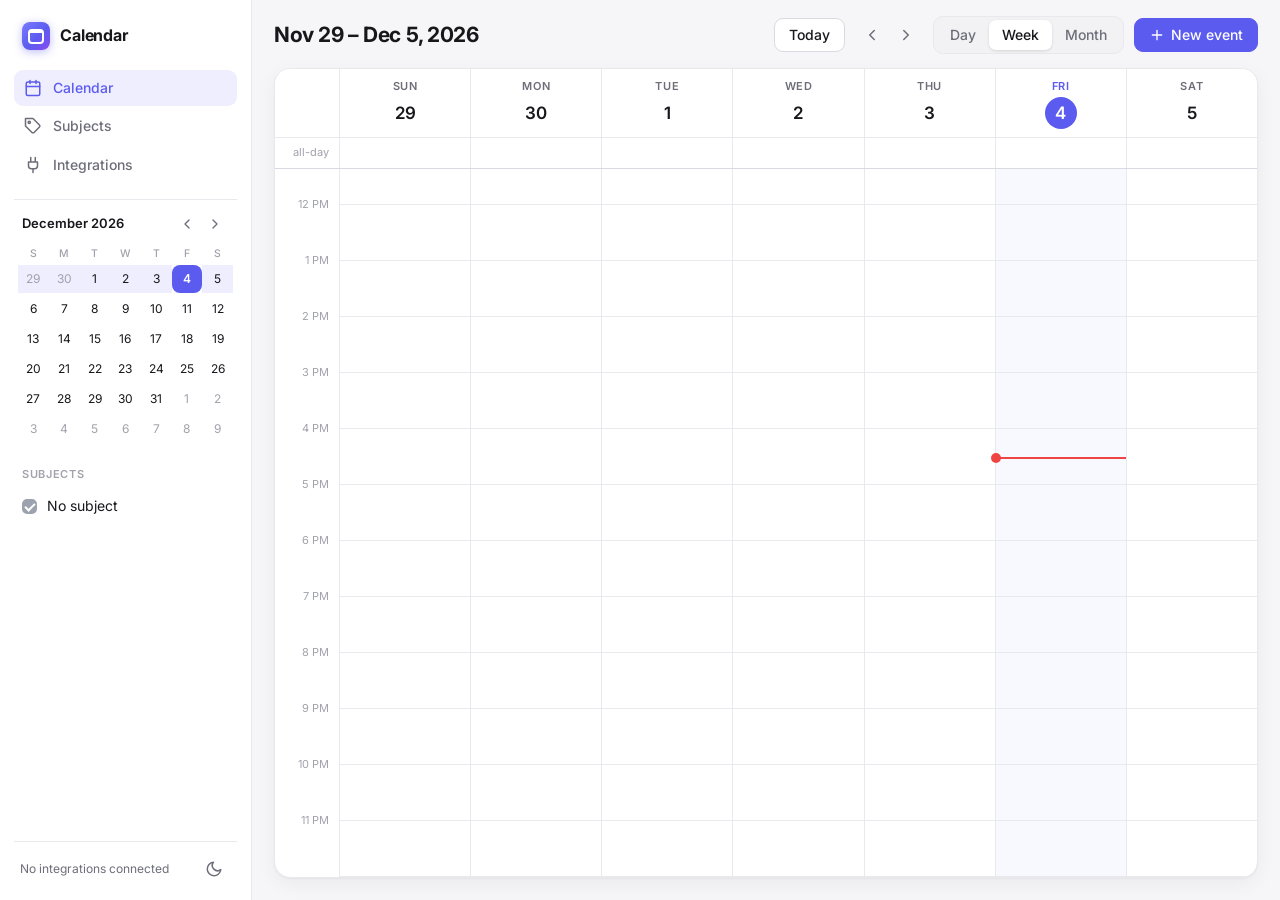
<file: index.html>
<!DOCTYPE html>
<html lang="en">
<head>
<meta charset="UTF-8">
<meta name="viewport" content="width=device-width, initial-scale=1">
<title>Personal Calendar</title>
<link rel="icon" href="data:image/svg+xml,%3Csvg xmlns='http://www.w3.org/2000/svg' viewBox='0 0 32 32'%3E%3Crect width='32' height='32' rx='8' fill='%235b5bf0'/%3E%3Crect x='7' y='9' width='18' height='16' rx='3' fill='none' stroke='white' stroke-width='2'/%3E%3Cpath d='M7 14h18M12 6v5M20 6v5' stroke='white' stroke-width='2' stroke-linecap='round'/%3E%3C/svg%3E">
<link rel="manifest" href="manifest.webmanifest">
<meta name="theme-color" content="#5b5bf0">
<link rel="preconnect" href="https://fonts.googleapis.com">
<link rel="preconnect" href="https://fonts.gstatic.com" crossorigin>
<link href="https://fonts.googleapis.com/css2?family=Inter:wght@400;500;600;700&display=swap" rel="stylesheet">
<link rel="stylesheet" href="style.css">
<script>
  // Apply the saved theme before first paint to avoid a flash.
  try {
    const t = JSON.parse(localStorage.getItem('pc.v2') || '{}').settings?.theme;
    document.documentElement.dataset.theme = t || (matchMedia('(prefers-color-scheme: dark)').matches ? 'dark' : 'light');
  } catch { /* ignore */ }
</script>
</head>
<body>
<div class="shell">
  <aside class="sidebar" id="sidebar">
    <div class="brand"><span class="logo"></span><span>Calendar</span></div>
    <nav class="nav">
      <button class="nav-btn" data-tab="calendar" data-icon="calendar"><span>Calendar</span></button>
      <button class="nav-btn" data-tab="subjects" data-icon="tag"><span>Subjects</span></button>
      <button class="nav-btn" data-tab="integrations" data-icon="plug"><span>Integrations</span></button>
    </nav>
    <div id="side-extra" class="side-extra"></div>
    <div class="side-foot">
      <div id="sync-status" class="sync-status"></div>
      <button id="theme-btn" class="icon-btn" aria-label="Toggle theme"></button>
    </div>
  </aside>
  <main class="main">
    <section id="tab-calendar" class="tab"></section>
    <section id="tab-subjects" class="tab"></section>
    <section id="tab-integrations" class="tab"></section>
  </main>
</div>
<div id="modal-root"></div>
<div id="toast" class="toast-wrap"></div>
<script src="integrations.js"></script>
<script src="script.js"></script>
</body>
</html>
</file>
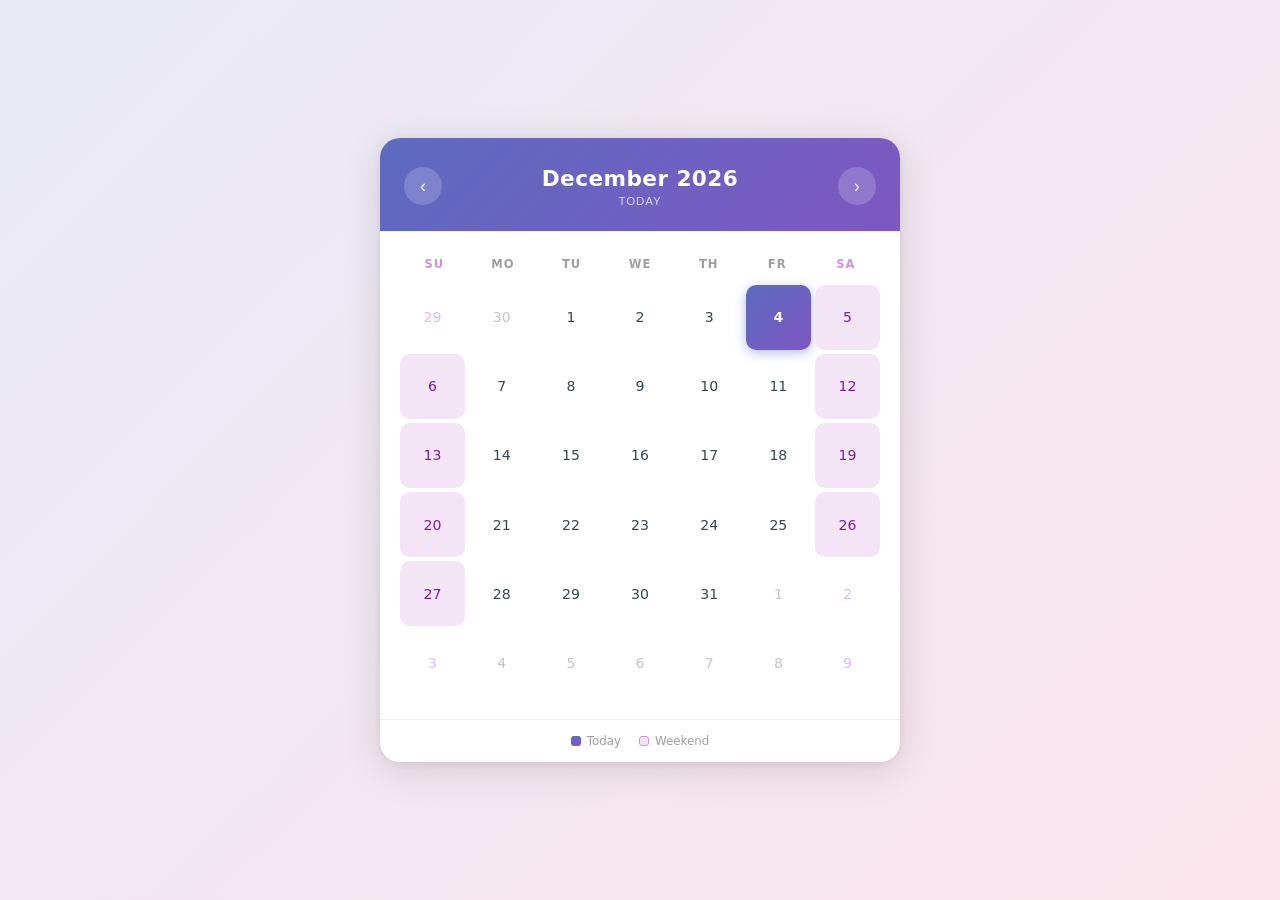
<file: calendar.html>
<!DOCTYPE html>
<html lang="en">
<head>
  <meta charset="UTF-8" />
  <meta name="viewport" content="width=device-width, initial-scale=1.0" />
  <title>Calendar</title>
  <style>
    *, *::before, *::after {
      box-sizing: border-box;
      margin: 0;
      padding: 0;
    }

    body {
      min-height: 100vh;
      display: flex;
      align-items: center;
      justify-content: center;
      background: linear-gradient(135deg, #e8eaf6 0%, #fce4ec 100%);
      font-family: 'Segoe UI', system-ui, -apple-system, sans-serif;
      padding: 24px;
    }

    .calendar {
      background: #ffffff;
      border-radius: 20px;
      box-shadow: 0 8px 40px rgba(0, 0, 0, 0.12), 0 2px 8px rgba(0, 0, 0, 0.06);
      width: 100%;
      max-width: 520px;
      overflow: hidden;
    }

    /* ── Header ── */
    .cal-header {
      background: linear-gradient(135deg, #5c6bc0 0%, #7e57c2 100%);
      color: #fff;
      padding: 28px 24px 24px;
      display: flex;
      align-items: center;
      justify-content: space-between;
      gap: 12px;
    }

    .cal-header h2 {
      font-size: 1.35rem;
      font-weight: 600;
      letter-spacing: 0.02em;
      flex: 1;
      text-align: center;
    }

    .nav-btn {
      background: rgba(255, 255, 255, 0.18);
      border: none;
      color: #fff;
      width: 38px;
      height: 38px;
      border-radius: 50%;
      cursor: pointer;
      font-size: 1.1rem;
      display: flex;
      align-items: center;
      justify-content: center;
      transition: background 0.2s, transform 0.1s;
      flex-shrink: 0;
    }

    .nav-btn:hover {
      background: rgba(255, 255, 255, 0.32);
    }

    .nav-btn:active {
      transform: scale(0.92);
    }

    /* ── Today shortcut ── */
    .today-btn {
      display: block;
      width: 100%;
      padding: 0;
      border: none;
      background: none;
      cursor: pointer;
    }

    .today-label {
      display: block;
      text-align: center;
      font-size: 0.72rem;
      font-weight: 500;
      letter-spacing: 0.08em;
      text-transform: uppercase;
      color: rgba(255,255,255,0.75);
      margin-top: 4px;
      transition: color 0.2s;
    }

    .today-label:hover { color: #fff; }

    /* ── Grid body ── */
    .cal-body {
      padding: 20px 20px 24px;
    }

    .weekdays {
      display: grid;
      grid-template-columns: repeat(7, 1fr);
      margin-bottom: 8px;
    }

    .weekday {
      text-align: center;
      font-size: 0.72rem;
      font-weight: 700;
      letter-spacing: 0.08em;
      text-transform: uppercase;
      color: #9e9e9e;
      padding: 6px 0;
    }

    .weekday.weekend-label {
      color: #ce93d8;
    }

    .days-grid {
      display: grid;
      grid-template-columns: repeat(7, 1fr);
      gap: 4px;
    }

    .day-cell {
      aspect-ratio: 1;
      display: flex;
      align-items: center;
      justify-content: center;
      border-radius: 10px;
      font-size: 0.88rem;
      font-weight: 500;
      color: #37474f;
      cursor: default;
      transition: background 0.15s, color 0.15s;
      position: relative;
    }

    .day-cell.weekend {
      background: #f3e5f5;
      color: #7b1fa2;
    }

    .day-cell.other-month {
      color: #c5c5c5;
      background: transparent;
    }

    .day-cell.other-month.weekend {
      background: transparent;
      color: #ddbcea;
    }

    .day-cell:not(.other-month):hover {
      background: #ede7f6;
      color: #5c6bc0;
    }

    .day-cell.weekend:not(.other-month):hover {
      background: #e1bee7;
      color: #6a1b9a;
    }

    .day-cell.today {
      background: linear-gradient(135deg, #5c6bc0, #7e57c2);
      color: #fff !important;
      font-weight: 700;
      box-shadow: 0 3px 12px rgba(92, 107, 192, 0.45);
    }

    .day-cell.today:hover {
      background: linear-gradient(135deg, #3f51b5, #6a3db5);
    }

    /* ── Footer ── */
    .cal-footer {
      border-top: 1px solid #f0f0f0;
      padding: 14px 20px;
      display: flex;
      align-items: center;
      justify-content: center;
      gap: 18px;
    }

    .legend {
      display: flex;
      align-items: center;
      gap: 6px;
      font-size: 0.74rem;
      color: #9e9e9e;
    }

    .legend-dot {
      width: 10px;
      height: 10px;
      border-radius: 3px;
      flex-shrink: 0;
    }

    .legend-dot.today-dot {
      background: linear-gradient(135deg, #5c6bc0, #7e57c2);
    }

    .legend-dot.weekend-dot {
      background: #f3e5f5;
      border: 1px solid #ce93d8;
    }

    /* ── Responsive ── */
    @media (max-width: 400px) {
      .cal-header h2 { font-size: 1.1rem; }
      .day-cell { font-size: 0.78rem; border-radius: 8px; }
      .cal-body { padding: 14px 12px 18px; }
      .days-grid { gap: 3px; }
    }
  </style>
</head>
<body>

<div class="calendar" role="application" aria-label="Monthly calendar">
  <div class="cal-header">
    <button class="nav-btn" id="prevBtn" aria-label="Previous month">&#8249;</button>
    <div style="flex:1;text-align:center;">
      <h2 id="monthYear"></h2>
      <button class="today-btn" id="todayBtn" aria-label="Go to today">
        <span class="today-label">Today</span>
      </button>
    </div>
    <button class="nav-btn" id="nextBtn" aria-label="Next month">&#8250;</button>
  </div>

  <div class="cal-body">
    <div class="weekdays">
      <div class="weekday weekend-label">Su</div>
      <div class="weekday">Mo</div>
      <div class="weekday">Tu</div>
      <div class="weekday">We</div>
      <div class="weekday">Th</div>
      <div class="weekday">Fr</div>
      <div class="weekday weekend-label">Sa</div>
    </div>
    <div class="days-grid" id="daysGrid" role="grid" aria-label="Calendar days"></div>
  </div>

  <div class="cal-footer">
    <div class="legend">
      <span class="legend-dot today-dot"></span>
      Today
    </div>
    <div class="legend">
      <span class="legend-dot weekend-dot"></span>
      Weekend
    </div>
  </div>
</div>

<script>
  const MONTHS = [
    'January','February','March','April','May','June',
    'July','August','September','October','November','December'
  ];

  const now = new Date();
  let viewYear  = now.getFullYear();
  let viewMonth = now.getMonth(); // 0-indexed

  function renderCalendar() {
    const grid      = document.getElementById('daysGrid');
    const monthYear = document.getElementById('monthYear');

    monthYear.textContent = `${MONTHS[viewMonth]} ${viewYear}`;

    const firstDay  = new Date(viewYear, viewMonth, 1).getDay(); // 0=Sun
    const daysInMonth = new Date(viewYear, viewMonth + 1, 0).getDate();
    const daysInPrev  = new Date(viewYear, viewMonth, 0).getDate();

    const todayY = now.getFullYear();
    const todayM = now.getMonth();
    const todayD = now.getDate();

    grid.innerHTML = '';

    // Leading days from previous month
    for (let i = firstDay - 1; i >= 0; i--) {
      const d = daysInPrev - i;
      const col = (firstDay - 1 - i); // 0-indexed column
      grid.appendChild(makeCell(d, true, col === 0 || col === 6));
    }

    // Current month days
    for (let d = 1; d <= daysInMonth; d++) {
      const col = (firstDay + d - 1) % 7;
      const isToday = (viewYear === todayY && viewMonth === todayM && d === todayD);
      const isWeekend = (col === 0 || col === 6);
      grid.appendChild(makeCell(d, false, isWeekend, isToday));
    }

    // Trailing days to complete grid (always fill to 6 rows = 42 cells)
    const totalCells = 42;
    const filled = firstDay + daysInMonth;
    const trailing = totalCells - filled;
    for (let d = 1; d <= trailing; d++) {
      const col = (filled + d - 1) % 7;
      grid.appendChild(makeCell(d, true, col === 0 || col === 6));
    }
  }

  function makeCell(day, otherMonth, isWeekend, isToday = false) {
    const cell = document.createElement('div');
    cell.className = 'day-cell';
    cell.setAttribute('role', 'gridcell');
    cell.textContent = day;

    if (otherMonth) cell.classList.add('other-month');
    if (isWeekend && !isToday) cell.classList.add('weekend');
    if (isToday) {
      cell.classList.add('today');
      cell.setAttribute('aria-current', 'date');
      cell.setAttribute('aria-label', `Today, ${day}`);
    }
    return cell;
  }

  document.getElementById('prevBtn').addEventListener('click', () => {
    viewMonth--;
    if (viewMonth < 0) { viewMonth = 11; viewYear--; }
    renderCalendar();
  });

  document.getElementById('nextBtn').addEventListener('click', () => {
    viewMonth++;
    if (viewMonth > 11) { viewMonth = 0; viewYear++; }
    renderCalendar();
  });

  document.getElementById('todayBtn').addEventListener('click', () => {
    viewYear  = now.getFullYear();
    viewMonth = now.getMonth();
    renderCalendar();
  });

  renderCalendar();
</script>
</body>
</html>
</file>
<file: style.css>
/* ===== Design tokens ===== */
:root {
  --hour: 56px;
  --gutter: 64px;
  --font: 'Inter', system-ui, -apple-system, 'Segoe UI', Roboto, sans-serif;
  --bg: #f6f6f8;
  --surface: #ffffff;
  --surface-2: #f2f2f5;
  --line: #e8e8ed;
  --line-2: #d9d9e1;
  --text: #17171c;
  --muted: #6e6e7a;
  --faint: #a2a2ad;
  --accent: #5b5bf0;
  --accent-hover: #4a4adf;
  --accent-soft: rgba(91, 91, 240, .10);
  --danger: #e5484d;
  --ok: #1fa971;
  --warn: #d98a0b;
  --shadow: 0 1px 2px rgba(16, 16, 28, .04), 0 6px 20px rgba(16, 16, 28, .05);
  --shadow-lg: 0 24px 64px rgba(16, 16, 28, .24), 0 2px 8px rgba(16, 16, 28, .08);
  color-scheme: light;
}
[data-theme='dark'] {
  --bg: #0d0d10;
  --surface: #15151a;
  --surface-2: #1d1d24;
  --line: #25252d;
  --line-2: #34343e;
  --text: #ededf2;
  --muted: #9b9ba8;
  --faint: #656571;
  --accent: #7b7bff;
  --accent-hover: #9090ff;
  --accent-soft: rgba(123, 123, 255, .16);
  --danger: #ff6369;
  --ok: #3ccf91;
  --warn: #f0a73a;
  --shadow: 0 1px 2px rgba(0, 0, 0, .3), 0 6px 20px rgba(0, 0, 0, .25);
  --shadow-lg: 0 24px 64px rgba(0, 0, 0, .6), 0 2px 8px rgba(0, 0, 0, .4);
  color-scheme: dark;
}

/* ===== Base ===== */
* { box-sizing: border-box; }
html, body { height: 100%; }
body {
  margin: 0; font: 14px/1.45 var(--font); color: var(--text); background: var(--bg);
  -webkit-font-smoothing: antialiased; overflow: hidden;
}
h1, h2, h3, p { margin: 0; }
button { font: inherit; color: inherit; cursor: pointer; border: 0; background: none; padding: 0; }
button:disabled { cursor: default; opacity: .55; }
input, textarea { font: inherit; color: inherit; }
a { color: var(--accent); }
code { font: 12px ui-monospace, SFMono-Regular, Menlo, Consolas, monospace; background: var(--surface-2); padding: 1px 6px; border-radius: 5px; }
.grow { flex: 1; }
.row { display: flex; align-items: center; }
.row.gap { gap: 10px; }
.icon { display: inline-flex; flex: none; }
:focus-visible { outline: 2px solid var(--accent); outline-offset: 2px; }

input[type='text'], input:not([type]), input[type='password'], input[type='date'], input[type='time'], textarea {
  width: 100%; padding: 9px 11px; border: 1px solid var(--line-2); border-radius: 9px;
  background: var(--surface); outline: none; transition: border-color .15s, box-shadow .15s;
}
select {
  width: 100%; padding: 9px 34px 9px 11px; border: 1px solid var(--line-2); border-radius: 9px; background-color: var(--surface);
  font: inherit; color: inherit; outline: none; cursor: pointer; appearance: none; transition: border-color .15s, box-shadow .15s;
  background-image: url("data:image/svg+xml,%3Csvg xmlns='http://www.w3.org/2000/svg' width='16' height='16' viewBox='0 0 24 24' fill='none' stroke='%23999' stroke-width='2.5' stroke-linecap='round' stroke-linejoin='round'%3E%3Cpath d='M6 9l6 6 6-6'/%3E%3C/svg%3E");
  background-repeat: no-repeat; background-position: right 10px center;
}
select:focus { border-color: var(--accent); box-shadow: 0 0 0 3px var(--accent-soft); }
.hint { color: var(--muted); font-size: 12px; }
input:focus, textarea:focus { border-color: var(--accent); box-shadow: 0 0 0 3px var(--accent-soft); }
input:disabled, textarea:disabled { background: var(--surface-2); color: var(--muted); }
textarea { resize: vertical; min-height: 64px; }

/* ===== Buttons ===== */
.btn {
  display: inline-flex; align-items: center; justify-content: center; gap: 6px; height: 34px; padding: 0 14px;
  border-radius: 9px; border: 1px solid var(--line-2); background: var(--surface); font-weight: 500;
  transition: background .12s, border-color .12s, transform .06s;
}
.btn:hover:not(:disabled) { background: var(--surface-2); }
.btn:active:not(:disabled) { transform: translateY(1px); }
.btn.primary { background: var(--accent); border-color: var(--accent); color: #fff; }
.btn.primary:hover:not(:disabled) { background: var(--accent-hover); border-color: var(--accent-hover); }
.btn.danger { background: var(--danger); border-color: var(--danger); color: #fff; }
.btn.danger:hover:not(:disabled) { filter: brightness(.94); background: var(--danger); }
.btn.danger-ghost { border-color: transparent; background: transparent; color: var(--danger); }
.btn.danger-ghost:hover:not(:disabled) { background: color-mix(in srgb, var(--danger) 10%, transparent); }
.icon-btn {
  display: inline-grid; place-items: center; width: 34px; height: 34px; border-radius: 9px; color: var(--muted);
  transition: background .12s, color .12s;
}
.icon-btn:hover { background: var(--surface-2); color: var(--text); }
.icon-btn.sm { width: 28px; height: 28px; border-radius: 7px; }
.icon-btn.danger:hover { color: var(--danger); background: color-mix(in srgb, var(--danger) 12%, transparent); }
.icon-btn.spin .icon { animation: spin 1s linear infinite; }
@keyframes spin { to { transform: rotate(360deg); } }
.link-btn { color: var(--accent); font-size: 12.5px; font-weight: 500; padding: 6px 4px; align-self: flex-start; }
.link-btn:hover { text-decoration: underline; }

/* ===== Shell & sidebar ===== */
.shell { display: grid; grid-template-columns: 252px minmax(0, 1fr); height: 100vh; }
.sidebar {
  display: flex; flex-direction: column; gap: 6px; padding: 18px 14px 14px; min-height: 0;
  background: var(--surface); border-right: 1px solid var(--line);
}
.brand { display: flex; align-items: center; gap: 10px; padding: 4px 8px 14px; font-weight: 700; font-size: 16px; letter-spacing: -.01em; }
.logo {
  width: 28px; height: 28px; border-radius: 8px; flex: none;
  background: linear-gradient(135deg, #7b7bff, #5b5bf0 55%, #8a4bf0); position: relative; box-shadow: 0 2px 8px rgba(91, 91, 240, .4);
}
.logo::after { content: ''; position: absolute; inset: 7px 6px 6px; border: 2px solid #fff; border-radius: 4px; border-top-width: 4px; }
.nav { display: flex; flex-direction: column; gap: 2px; }
.nav-btn {
  display: flex; align-items: center; gap: 11px; padding: 8px 10px; border-radius: 9px; color: var(--muted);
  font-weight: 500; text-align: left; transition: background .12s, color .12s;
}
.nav-btn:hover { background: var(--surface-2); color: var(--text); }
.nav-btn.active { background: var(--accent-soft); color: var(--accent); }
.side-extra { flex: 1; min-height: 0; overflow-y: auto; margin: 10px -4px 0; padding: 0 4px; }
.side-foot { display: flex; align-items: center; gap: 8px; padding: 10px 6px 0; border-top: 1px solid var(--line); }
.sync-status { flex: 1; font-size: 12px; color: var(--muted); }

.mini { padding: 10px 4px 14px; border-top: 1px solid var(--line); }
.mini-head { display: flex; align-items: center; justify-content: space-between; font-weight: 600; font-size: 13px; padding: 0 4px 8px; }
.mini-grid { display: grid; grid-template-columns: repeat(7, 1fr); gap: 2px 0; }
.mini-dow { text-align: center; font-size: 10.5px; color: var(--faint); padding-bottom: 2px; font-weight: 500; }
.mini-day {
  position: relative; height: 28px; font-size: 12px; border-radius: 7px; color: var(--text);
  transition: background .1s;
}
.mini-day:hover { background: var(--surface-2); }
.mini-day.other { color: var(--faint); }
.mini-day.range { background: var(--accent-soft); border-radius: 0; }
.mini-day.today { background: var(--accent); color: #fff; font-weight: 600; border-radius: 8px; }
.mini-day.has::after { content: ''; position: absolute; bottom: 3px; left: 50%; width: 4px; height: 4px; margin-left: -2px; border-radius: 50%; background: var(--accent); }
.mini-day.today.has::after { background: #fff; }

.filters { padding: 4px 0 8px; display: flex; flex-direction: column; gap: 1px; }
.side-label { font-size: 11px; font-weight: 600; letter-spacing: .06em; text-transform: uppercase; color: var(--faint); padding: 6px 8px; }
.filter { display: flex; align-items: center; gap: 10px; padding: 6px 8px; border-radius: 8px; text-align: left; }
.filter:hover { background: var(--surface-2); }
.filter .check {
  width: 15px; height: 15px; border-radius: 5px; flex: none; background: var(--c); border: 2px solid var(--c); position: relative;
  transition: background .12s;
}
.filter .check::after {
  content: ''; position: absolute; left: 3px; top: 0; width: 4px; height: 8px; border: solid #fff; border-width: 0 2px 2px 0; transform: rotate(45deg);
}
.filter.off .check { background: transparent; }
.filter.off .check::after { display: none; }
.filter.off .fname { color: var(--faint); }
.fname { overflow: hidden; text-overflow: ellipsis; white-space: nowrap; }

/* ===== Main / tabs ===== */
.main { min-width: 0; min-height: 0; position: relative; }
.tab { display: none; height: 100%; min-height: 0; flex-direction: column; }
.tab.active { display: flex; animation: fade .18s ease; }
@keyframes fade { from { opacity: 0; transform: translateY(4px); } to { opacity: 1; transform: none; } }

/* ===== Calendar toolbar ===== */
.toolbar { display: flex; align-items: center; gap: 12px; padding: 16px 22px 14px; }
.cal-title { font-size: 21px; font-weight: 700; letter-spacing: -.02em; white-space: nowrap; }
.seg { display: inline-flex; padding: 3px; border-radius: 10px; background: var(--surface-2); border: 1px solid var(--line); }
.seg button { padding: 5px 13px; border-radius: 7px; font-weight: 500; color: var(--muted); }
.seg button.on { background: var(--surface); color: var(--text); box-shadow: 0 1px 3px rgba(0, 0, 0, .12); }

/* ===== Time grid ===== */
.cal-wrap {
  flex: 1; min-height: 0; margin: 0 22px 22px; display: flex; flex-direction: column;
  background: var(--surface); border: 1px solid var(--line); border-radius: 16px; box-shadow: var(--shadow); overflow: hidden;
}
.cal-scroll { flex: 1; overflow: auto; position: relative; }
.cal-grid { --cols: var(--gutter) repeat(var(--n), minmax(0, 1fr)); min-width: calc(var(--n) * 120px + var(--gutter)); }
.cal-top { position: sticky; top: 0; z-index: 8; background: var(--surface); border-bottom: 1px solid var(--line-2); }
.cal-head, .allday, .time-body { display: grid; grid-template-columns: var(--cols); }
.gutter { color: var(--faint); font-size: 11px; }
.cal-head .gutter, .allday .gutter { display: flex; align-items: flex-end; justify-content: flex-end; padding: 0 10px 8px 0; }
.dayhead { display: flex; flex-direction: column; align-items: center; gap: 2px; padding: 10px 0 8px; border-left: 1px solid var(--line); }
.dow { font-size: 11px; font-weight: 600; letter-spacing: .06em; text-transform: uppercase; color: var(--muted); }
.dnum { display: grid; place-items: center; width: 32px; height: 32px; border-radius: 50%; font-size: 17px; font-weight: 600; }
.dayhead.today .dow { color: var(--accent); }
.dayhead.today .dnum { background: var(--accent); color: #fff; }
.allday { border-top: 1px solid var(--line); }
.ad-cell { min-height: 30px; padding: 3px 3px; border-left: 1px solid var(--line); display: flex; flex-direction: column; gap: 2px; cursor: pointer; }
.ad-cell:hover { background: var(--surface-2); }
.allday .gutter { align-items: center; padding-bottom: 0; }

.time-body { height: calc(24 * var(--hour)); }
.hour-label { height: var(--hour); text-align: right; padding-right: 10px; font-size: 11px; color: var(--faint); transform: translateY(-8px); }
.daycol {
  position: relative; border-left: 1px solid var(--line); cursor: pointer; user-select: none;
  background-image: repeating-linear-gradient(to bottom, transparent 0, transparent calc(var(--hour) - 1px), var(--line) calc(var(--hour) - 1px), var(--line) var(--hour));
}
.daycol.today { background-color: color-mix(in srgb, var(--accent) 4%, transparent); }
.nowline { position: absolute; left: 0; right: 0; height: 2px; background: #ef4444; z-index: 5; pointer-events: none; }
.nowline::before { content: ''; position: absolute; left: -5px; top: -4px; width: 10px; height: 10px; border-radius: 50%; background: #ef4444; }

.ev {
  position: absolute; z-index: 2; overflow: hidden; padding: 4px 8px 3px; border-radius: 8px; font-size: 12px; line-height: 1.3;
  background: color-mix(in srgb, var(--c) 17%, var(--surface)); border-left: 3px solid var(--c);
  color: color-mix(in srgb, var(--c) 55%, var(--text)); transition: box-shadow .12s, filter .12s; touch-action: none;
}
.ev:hover { filter: brightness(.97); box-shadow: 0 2px 10px rgba(0, 0, 0, .12); z-index: 3; }
.ev.local { cursor: grab; }
.ev.ext { cursor: pointer; }
.ev.dragging { cursor: grabbing; z-index: 30; opacity: .92; box-shadow: 0 10px 30px rgba(0, 0, 0, .3); transition: none; }
.ev-title { font-weight: 600; display: flex; gap: 5px; align-items: baseline; }
.ev-title span:last-child { overflow: hidden; text-overflow: ellipsis; white-space: nowrap; }
.ev-time, .ev-loc { font-size: 11px; opacity: .8; white-space: nowrap; overflow: hidden; text-overflow: ellipsis; }
.src {
  flex: none; font-size: 8.5px; font-weight: 700; padding: 1px 4px; border-radius: 4px; letter-spacing: .02em;
  background: color-mix(in srgb, var(--c) 28%, transparent); color: inherit;
}
.ghost {
  position: absolute; left: 3px; right: 3px; z-index: 6; border-radius: 8px; padding: 4px 8px; pointer-events: none;
  background: var(--accent-soft); border: 1.5px dashed var(--accent); color: var(--accent); font-size: 12px; font-weight: 600;
}

/* chips (all-day row + month) */
.chip {
  display: flex; align-items: center; gap: 5px; padding: 1px 7px; border-radius: 5px; font-size: 11.5px; font-weight: 500; cursor: pointer;
  white-space: nowrap; overflow: hidden; min-width: 0; color: var(--text);
}
.chip:hover { background: color-mix(in srgb, var(--c) 14%, transparent); }
.chip::before { content: ''; flex: none; width: 7px; height: 7px; border-radius: 50%; background: var(--c); }
.chip .cn { overflow: hidden; text-overflow: ellipsis; }
.chip .ct { color: var(--muted); font-weight: 400; flex: none; }
.chip.solid { background: color-mix(in srgb, var(--c) 20%, var(--surface)); border-left: 3px solid var(--c); border-radius: 5px; padding: 2px 7px; color: color-mix(in srgb, var(--c) 55%, var(--text)); font-weight: 600; }
.chip.solid::before { display: none; }
.chip.solid:hover { background: color-mix(in srgb, var(--c) 28%, var(--surface)); }

/* ===== Month view ===== */
.cal-wrap.month { display: grid; grid-template-rows: auto minmax(0, 1fr); }
.mhead { display: grid; grid-template-columns: repeat(7, 1fr); border-bottom: 1px solid var(--line-2); }
.mhead div { text-align: center; padding: 10px 0; font-size: 11px; font-weight: 600; letter-spacing: .06em; text-transform: uppercase; color: var(--muted); }
.mgrid { display: grid; grid-template-columns: repeat(7, minmax(0, 1fr)); grid-template-rows: repeat(var(--rows), minmax(0, 1fr)); min-height: 0; }
.mcell {
  min-height: 0; overflow: hidden; padding: 5px 5px 3px; border-right: 1px solid var(--line); border-bottom: 1px solid var(--line);
  display: flex; flex-direction: column; gap: 2px; cursor: pointer; transition: background .1s;
}
.mcell:nth-child(7n) { border-right: 0; }
.mcell:hover { background: var(--surface-2); }
.mcell.other { background: color-mix(in srgb, var(--surface-2) 55%, transparent); }
.mcell.other .mnum { color: var(--faint); }
.mnum { align-self: flex-start; display: grid; place-items: center; min-width: 26px; height: 26px; padding: 0 5px; border-radius: 13px; font-size: 12.5px; font-weight: 600; }
.mnum:hover { background: var(--line); }
.mcell.today .mnum { background: var(--accent); color: #fff; }
.more { align-self: flex-start; font-size: 11.5px; color: var(--muted); padding: 1px 7px; font-weight: 500; }
.more:hover { color: var(--accent); }

/* ===== Pages (subjects, integrations) ===== */
.tab:not(#tab-calendar) { overflow-y: auto; }
.page { width: min(920px, 100%); margin: 0 auto; padding: 34px 40px 60px; display: flex; flex-direction: column; gap: 18px; }
.page-head h1 { font-size: 26px; font-weight: 700; letter-spacing: -.02em; }
.sub { color: var(--muted); margin-top: 4px; }

.add-subject {
  display: flex; align-items: center; gap: 10px; padding: 10px; background: var(--surface);
  border: 1px solid var(--line); border-radius: 14px; box-shadow: var(--shadow);
}
.add-subject input { border: 0; box-shadow: none; background: transparent; padding: 8px 6px; font-size: 15px; }
.add-subject input:focus { box-shadow: none; }
.swatch-btn { width: 28px; height: 28px; border-radius: 9px; flex: none; box-shadow: inset 0 0 0 1px rgba(0, 0, 0, .12); transition: transform .12s; }
.swatch-btn:hover { transform: scale(1.1); }
.swatch-btn.sm { width: 18px; height: 18px; border-radius: 6px; }
.swatch-btn.sm.static { cursor: default; opacity: .8; }
.swatch-btn.sm.static:hover { transform: none; }

.subject-list { display: flex; flex-direction: column; gap: 10px; }
.subject {
  background: var(--surface); border: 1px solid var(--line); border-radius: 14px; overflow: hidden; box-shadow: var(--shadow);
  transition: border-color .15s, background .15s, box-shadow .15s;
}
.subject.drop { border-color: var(--c); background: color-mix(in srgb, var(--c) 9%, var(--surface)); box-shadow: 0 0 0 3px color-mix(in srgb, var(--c) 25%, transparent); }
.subject-head { display: flex; align-items: center; gap: 11px; padding: 11px 12px 11px 10px; cursor: pointer; user-select: none; }
.subject-head:hover { background: color-mix(in srgb, var(--surface-2) 60%, transparent); }
.chev { display: inline-flex; color: var(--faint); transition: transform .18s; transform: rotate(-90deg); }
.subject.open .chev { transform: none; }
.sname { font-weight: 600; font-size: 15px; }
.rename { width: 220px !important; padding: 4px 8px !important; font-weight: 600; font-size: 15px; }
.count { font-size: 12px; color: var(--muted); background: var(--surface-2); padding: 1px 8px; border-radius: 10px; font-weight: 500; }
.actions { display: flex; gap: 2px; opacity: 0; transition: opacity .12s; }
.subject-head:hover .actions, .subject-head:focus-within .actions { opacity: 1; }
.subject-body { display: none; flex-direction: column; gap: 4px; padding: 2px 12px 12px 41px; }
.subject.open .subject-body { display: flex; }
.empty { color: var(--faint); padding: 8px 0 4px; font-size: 13px; }

.erow {
  display: flex; align-items: center; gap: 8px; padding: 8px 10px 8px 6px; border-radius: 10px; cursor: grab;
  background: var(--surface-2); border: 1px solid transparent; border-left: 3px solid var(--c); transition: background .12s, border-color .12s;
}
.erow:hover { border-color: var(--line-2); border-left-color: var(--c); }
.erow.dragging { opacity: .4; }
.erow.past { opacity: .6; }
.grip { color: var(--faint); display: inline-flex; }
.etext { flex: 1; min-width: 0; }
.etitle { font-weight: 500; overflow: hidden; text-overflow: ellipsis; white-space: nowrap; }
.emeta { font-size: 12px; color: var(--muted); overflow: hidden; text-overflow: ellipsis; white-space: nowrap; }
.badge { font-size: 11px; font-weight: 500; color: var(--muted); border: 1px solid var(--line-2); padding: 1px 8px; border-radius: 10px; flex: none; }

/* ===== Popover (color picker) ===== */
.popover {
  position: fixed; z-index: 200; width: 228px; padding: 12px; background: var(--surface); border: 1px solid var(--line-2);
  border-radius: 14px; box-shadow: var(--shadow-lg); animation: pop .12s ease;
}
@keyframes pop { from { opacity: 0; transform: scale(.96); } to { opacity: 1; transform: none; } }
.swatches { display: grid; grid-template-columns: repeat(6, 1fr); gap: 8px; }
.sw { width: 28px; height: 28px; border-radius: 50%; transition: transform .1s; box-shadow: inset 0 0 0 1px rgba(0, 0, 0, .12); }
.sw:hover { transform: scale(1.12); }
.sw.on { box-shadow: 0 0 0 2px var(--surface), 0 0 0 4px var(--text); }
.custom { display: flex; align-items: center; justify-content: space-between; margin-top: 12px; padding-top: 10px; border-top: 1px solid var(--line); color: var(--muted); font-size: 12.5px; }
.custom input { width: 38px; height: 26px; padding: 0; border: 0; background: none; cursor: pointer; }

/* ===== Modal ===== */
.backdrop {
  position: fixed; inset: 0; z-index: 100; display: grid; place-items: center; padding: 20px;
  background: rgba(10, 10, 16, .42); backdrop-filter: blur(3px); opacity: 0; transition: opacity .15s;
}
.backdrop.show { opacity: 1; }
.modal {
  width: min(560px, 100%); max-height: calc(100vh - 40px); overflow: auto; background: var(--surface); border: 1px solid var(--line);
  border-radius: 18px; box-shadow: var(--shadow-lg); transform: translateY(8px) scale(.98); transition: transform .18s cubic-bezier(.2, .8, .3, 1);
}
.backdrop.show .modal { transform: none; }
.modal.small { width: min(420px, 100%); }
.event-form { padding: 18px 20px 16px; display: flex; flex-direction: column; gap: 14px; }
.modal-top { display: flex; align-items: center; gap: 8px; }
.title-input { border: 0 !important; box-shadow: none !important; background: transparent !important; padding: 4px 0 !important; font-size: 22px; font-weight: 700; letter-spacing: -.01em; }
.title-input::placeholder { color: var(--faint); }
.sub-label { font-size: 11px; font-weight: 600; letter-spacing: .06em; text-transform: uppercase; color: var(--faint); margin-bottom: -8px; }
.pills { display: flex; flex-wrap: wrap; gap: 6px; }
.pill {
  display: inline-flex; align-items: center; gap: 7px; padding: 4px 11px 4px 9px; border-radius: 16px; font-size: 13px; font-weight: 500;
  border: 1px solid var(--line-2); color: var(--muted); transition: background .12s, border-color .12s, color .12s;
}
.pill:hover { background: var(--surface-2); }
.pill .dot { width: 9px; height: 9px; border-radius: 50%; background: var(--c); }
.pill.on { border-color: var(--c); color: var(--text); background: color-mix(in srgb, var(--c) 14%, transparent); }
.pill.add { border-style: dashed; padding-left: 7px; }
.pill-input { width: 150px !important; padding: 4px 11px !important; border-radius: 16px !important; font-size: 13px; }
.field { display: flex; gap: 12px; align-items: flex-start; }
.field-icon { color: var(--faint); padding-top: 9px; display: inline-flex; }
.field > input, .field > textarea { flex: 1; }
.time-block { flex: 1; display: flex; flex-direction: column; gap: 8px; min-width: 0; }
.time-row { display: flex; flex-direction: column; gap: 6px; }
.trow { display: grid; grid-template-columns: 46px minmax(0, 1fr) 130px; gap: 8px; align-items: center; }
.trow .t { display: contents; }
.tlabel { color: var(--muted); font-size: 12.5px; font-weight: 500; }
.time-row.allday .trow { grid-template-columns: 46px minmax(0, 1fr); }
.time-row.allday .t { display: none; }
.check-row { display: inline-flex; align-items: center; gap: 8px; color: var(--muted); font-size: 13px; cursor: pointer; width: fit-content; }
.check-row input { accent-color: var(--accent); width: 15px; height: 15px; }
.banner {
  display: flex; align-items: center; gap: 10px; justify-content: space-between; padding: 9px 12px; border-radius: 10px;
  background: var(--accent-soft); color: var(--text); font-size: 13px;
}
.banner a { display: inline-flex; align-items: center; gap: 4px; font-weight: 600; text-decoration: none; white-space: nowrap; }
.banner.warn { background: color-mix(in srgb, var(--warn) 14%, transparent); justify-content: flex-start; flex-wrap: wrap; gap: 4px; }
.modal-foot { display: flex; align-items: center; gap: 8px; padding-top: 6px; }
.confirm { padding: 22px; display: flex; flex-direction: column; gap: 10px; }
.confirm h3 { font-size: 17px; }
.confirm p { color: var(--muted); }
.confirm .modal-foot { padding-top: 12px; }

/* ===== Integrations ===== */
.cards { display: flex; flex-direction: column; gap: 14px; }
.int-card { background: var(--surface); border: 1px solid var(--line); border-radius: 16px; padding: 20px; box-shadow: var(--shadow); display: flex; flex-direction: column; gap: 14px; }
.int-head { display: flex; align-items: center; gap: 14px; }
.int-title { flex: 1; min-width: 0; }
.int-title h3 { font-size: 16px; }
.int-title p { color: var(--muted); font-size: 13px; }
.logo.google, .logo.canvas, .logo.notion, .logo.notif, .logo.data {
  width: 42px; height: 42px; border-radius: 12px; display: grid; place-items: center; color: #fff; font-weight: 700; font-size: 18px; flex: none;
  box-shadow: none; position: static;
}
.logo.google::after, .logo.canvas::after, .logo.notion::after, .logo.notif::after, .logo.data::after { display: none; }
.logo.notif { background: linear-gradient(135deg, #f59e0b, #ef4444); }
.logo.data { background: linear-gradient(135deg, #64748b, #475569); }
.logo.google { background: linear-gradient(135deg, #4285f4, #34a853); }
.logo.canvas { background: linear-gradient(135deg, #f0503c, #e72429); }
.logo.notion { background: #111; border: 1px solid #333; font-family: Georgia, serif; }
.status { font-size: 12px; font-weight: 600; padding: 3px 10px; border-radius: 12px; white-space: nowrap; }
.status.off { background: var(--surface-2); color: var(--muted); }
.status.ok { background: color-mix(in srgb, var(--ok) 16%, transparent); color: var(--ok); }
.status.warn { background: color-mix(in srgb, var(--warn) 16%, transparent); color: var(--warn); }
.status.error { background: color-mix(in srgb, var(--danger) 14%, transparent); color: var(--danger); }
.int-field { display: flex; flex-direction: column; gap: 5px; }
.int-field > span { font-size: 12.5px; font-weight: 600; }
.int-field small, .toggle-row small { color: var(--muted); font-size: 12px; display: block; }
.toggle-row { display: flex; align-items: center; justify-content: space-between; gap: 14px; padding: 10px 12px; border: 1px solid var(--line); border-radius: 11px; }
.toggle-row.card-row { background: var(--surface); box-shadow: var(--shadow); border-radius: 14px; padding: 14px 18px; }
.toggle-row b { font-weight: 600; }
.meta-line { color: var(--muted); font-size: 12.5px; }
.err { color: var(--danger); font-size: 13px; padding: 8px 12px; border-radius: 9px; background: color-mix(in srgb, var(--danger) 9%, transparent); word-break: break-word; }
.int-actions { display: flex; gap: 8px; }
.help { border-top: 1px solid var(--line); padding-top: 12px; font-size: 13px; color: var(--muted); }
.help summary { cursor: pointer; font-weight: 600; color: var(--text); }
.help ol { margin: 10px 0 0; padding-left: 20px; display: flex; flex-direction: column; gap: 6px; }

.switch { position: relative; width: 38px; height: 22px; flex: none; cursor: pointer; }
.switch input { position: absolute; opacity: 0; inset: 0; width: 100%; height: 100%; margin: 0; cursor: pointer; }
.switch .knob { position: absolute; inset: 0; border-radius: 11px; background: var(--line-2); transition: background .15s; pointer-events: none; }
.switch .knob::after { content: ''; position: absolute; top: 3px; left: 3px; width: 16px; height: 16px; border-radius: 50%; background: #fff; box-shadow: 0 1px 3px rgba(0, 0, 0, .3); transition: transform .15s; }
.switch input:checked + .knob { background: var(--accent); }
.switch input:checked + .knob::after { transform: translateX(16px); }
.switch input:focus-visible + .knob { outline: 2px solid var(--accent); outline-offset: 2px; }

/* ===== Toasts ===== */
.toast-wrap { position: fixed; right: 20px; bottom: 20px; z-index: 300; display: flex; flex-direction: column; gap: 8px; align-items: flex-end; pointer-events: none; }
.toast {
  max-width: 380px; padding: 10px 14px; border-radius: 11px; background: var(--text); color: var(--bg); font-size: 13px; font-weight: 500;
  box-shadow: var(--shadow-lg); animation: toast-in .2s ease; transition: opacity .35s, transform .35s;
}
.toast.error { background: var(--danger); color: #fff; }
.toast.success { background: var(--ok); color: #fff; }
.toast.out { opacity: 0; transform: translateY(6px); }
@keyframes toast-in { from { opacity: 0; transform: translateY(8px); } }

/* ===== Scrollbars ===== */
* { scrollbar-width: thin; scrollbar-color: var(--line-2) transparent; }

/* ===== Responsive ===== */
@media (max-width: 860px) {
  body { overflow: auto; }
  .shell { grid-template-columns: 1fr; grid-template-rows: auto minmax(0, 1fr); height: 100vh; }
  .sidebar { flex-direction: row; align-items: center; padding: 8px 12px; border-right: 0; border-bottom: 1px solid var(--line); }
  .brand { padding: 0 6px 0 0; }
  .brand span:last-child, .nav-btn span:last-child:not(.icon) { display: none; }
  .nav { flex-direction: row; }
  .side-extra, .sync-status { display: none; }
  .side-foot { border: 0; padding: 0; margin-left: auto; }
  .toolbar { flex-wrap: wrap; padding: 12px 14px; }
  .cal-wrap { margin: 0 10px 10px; }
  .page { padding: 22px 16px 40px; }
  .actions { opacity: 1; }
}
</file>
